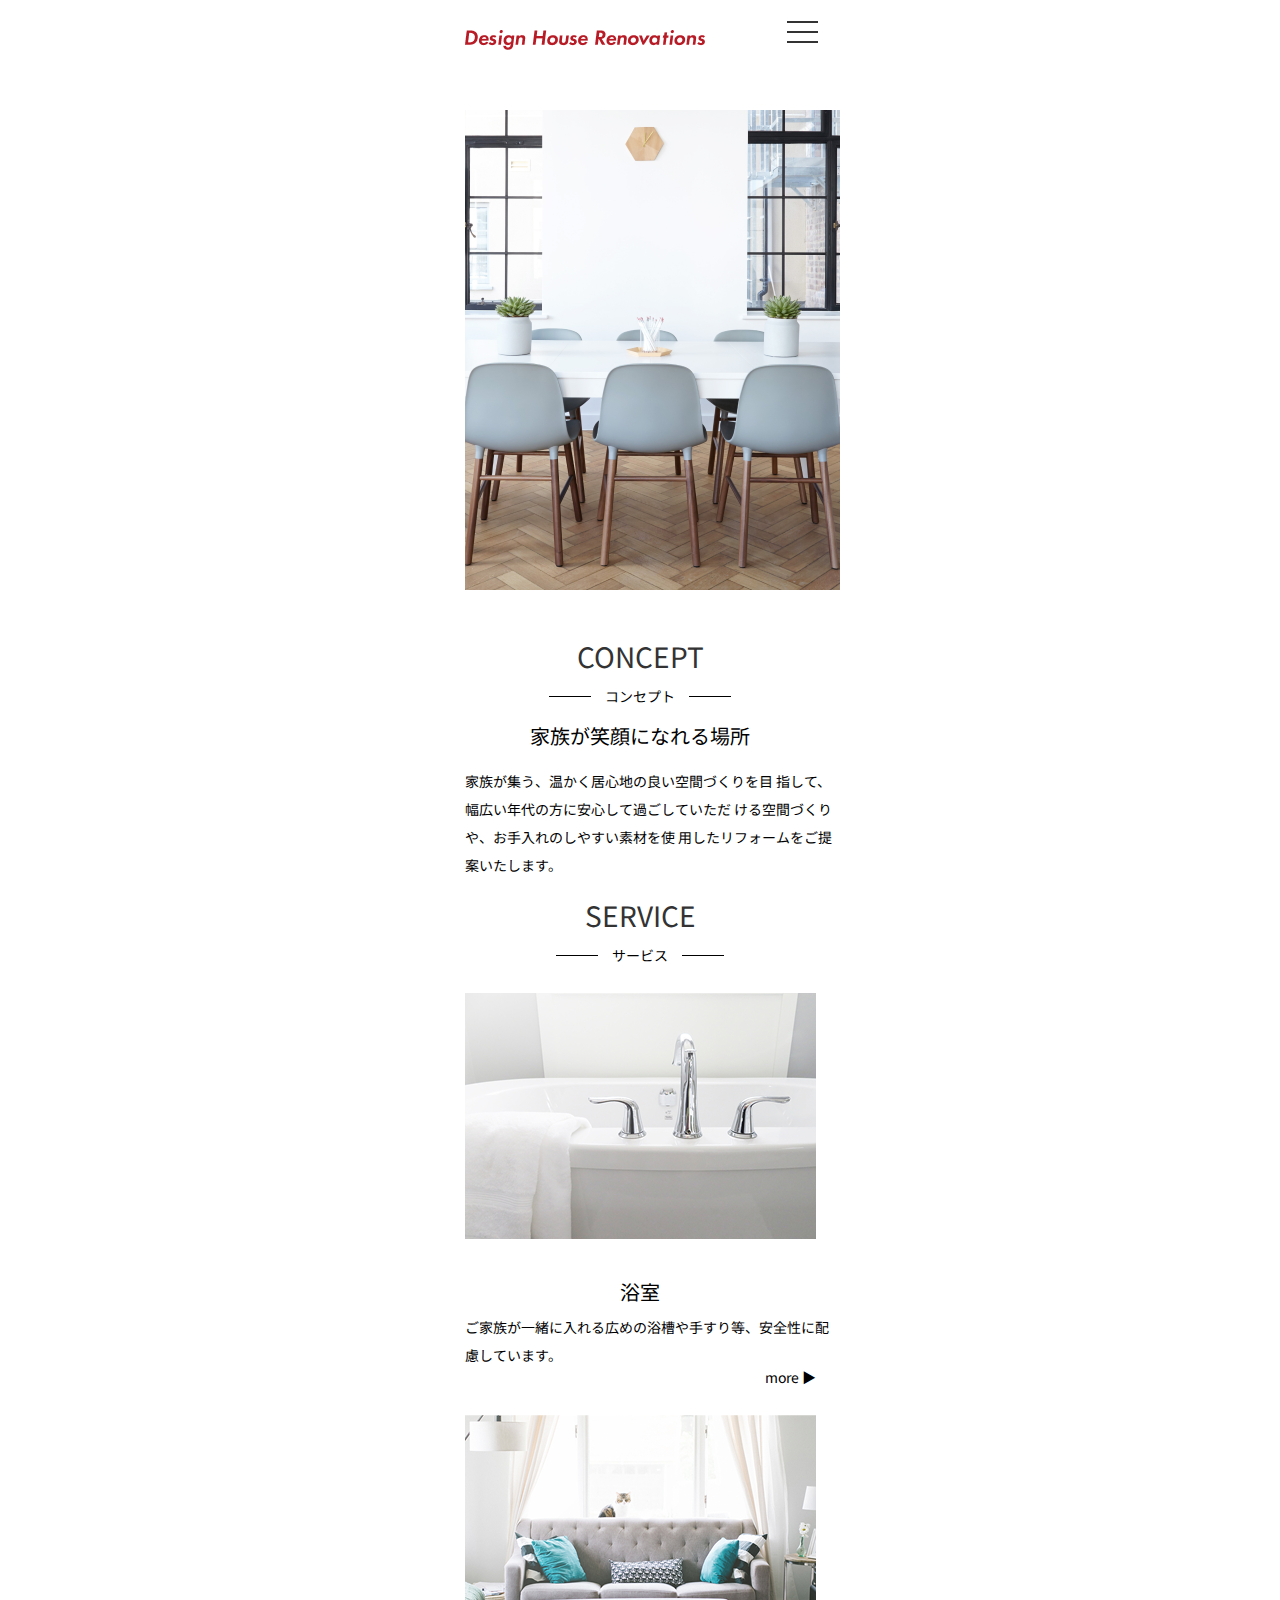
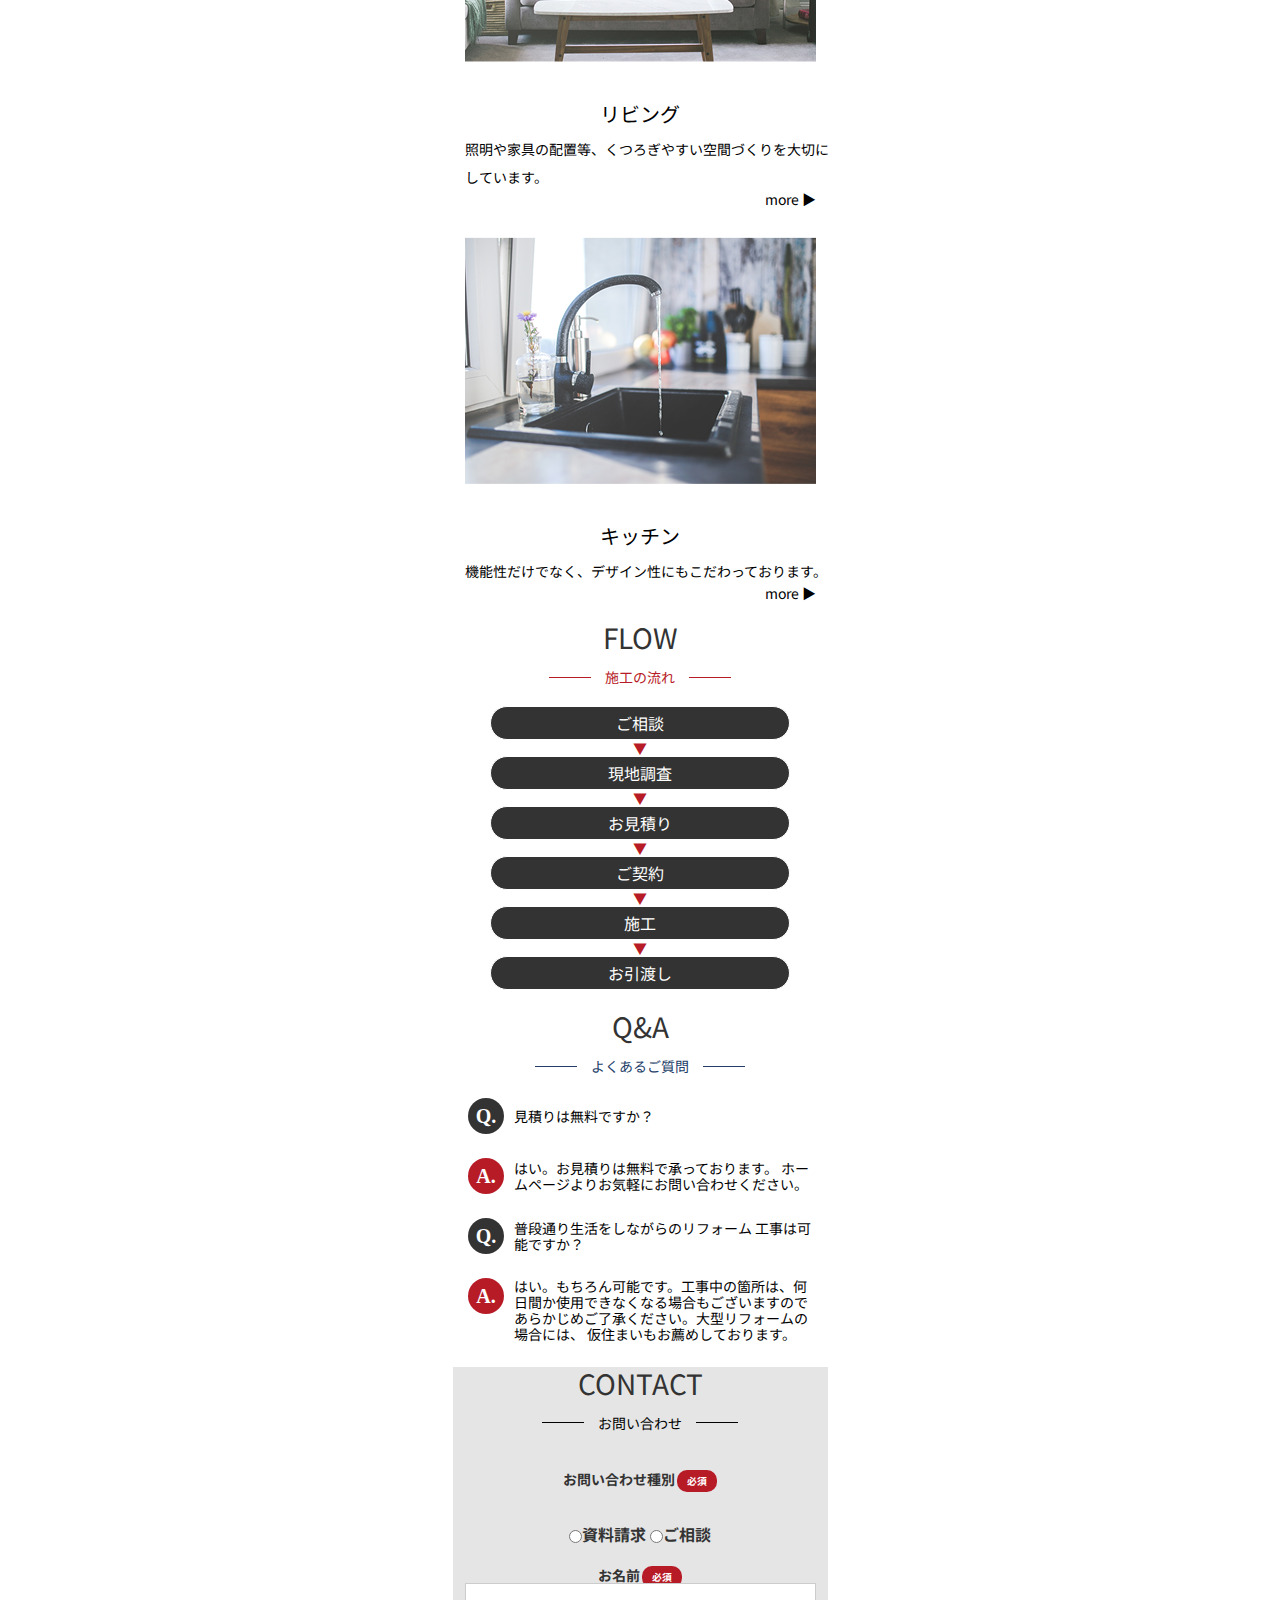
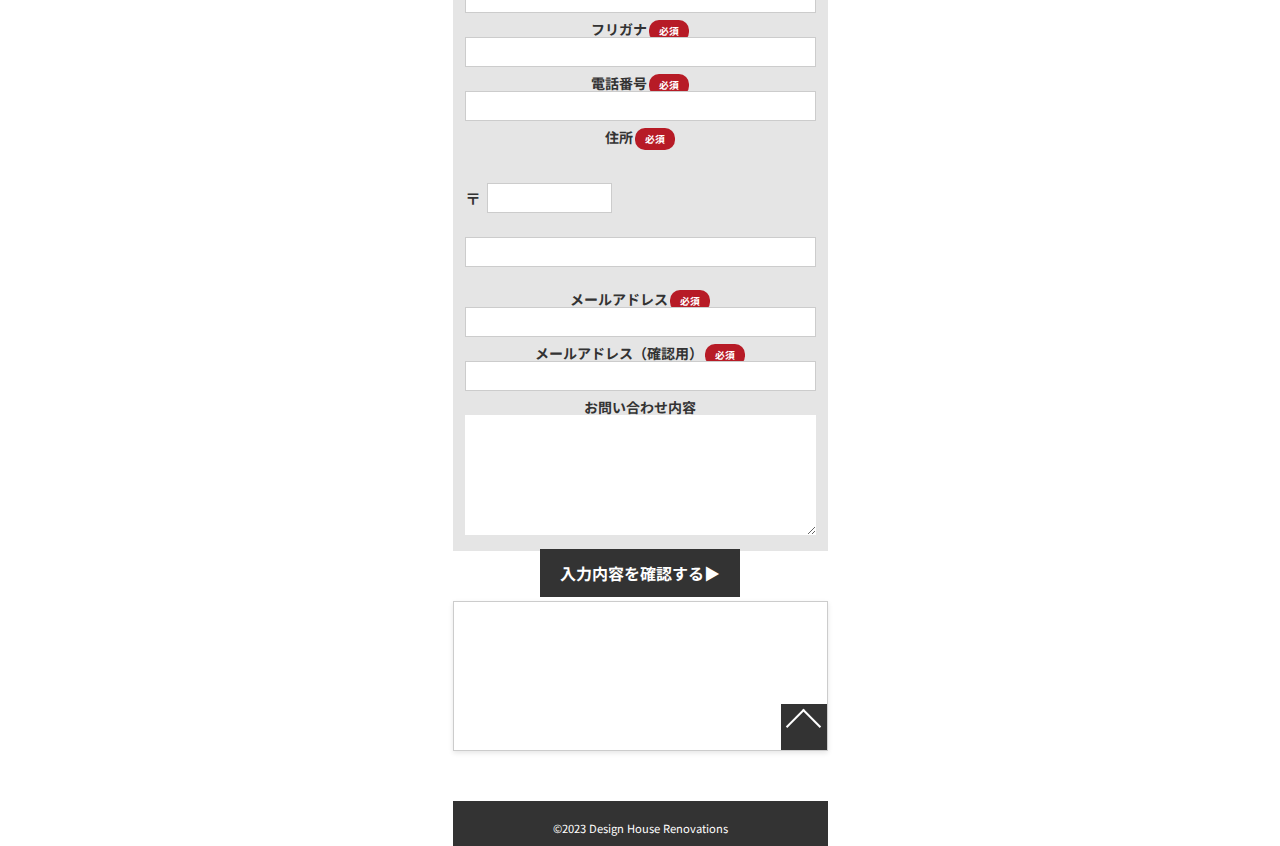
<file: renovationwebsite/index.html>
<!DOCTYPE html>
<html lang="ja">
  <head>
    <meta charset="UTF-8">
    <meta name="viewport" content="width=device-width,initial-scale=1">
    <link rel="stylesheet" href="common/reset.css">
    
    
    <link rel="preconnect" href="https://fonts.googleapis.com">
    <link rel="preconnect" href="https://fonts.gstatic.com" crossorigin>
    <link href="https://fonts.googleapis.com/css2?family=Noto+Sans+JP:wght@100..900&family=Noto+Sans:ital,wght@0,100..900;1,100..900&family=Roboto:ital,wght@0,100..900;1,100..900&display=swap" rel="stylesheet">
    
    <link rel="stylesheet" href="styles/style.css">
    <title>Design House Renovations</title>
  </head>
  <header>
    <nav class="gMenu">
        <input class="menu-btn" type="checkbox" id="menu-btn">
        <label class="menu-icon" for="menu-btn">
          <span class="navicon"></span>
        </label>
        <ul class="menu">
          <li><a href="#concept">コンセプト</a></li>
          <li><a href="#service">サービス</a></li>
          <li><a href="#flow">施工の流れ</a></li>
          <li><a href="#qa">よくあるご質問</a></li>
          <li><a href="#contactsec">お問い合わせ</a></li>
        </ul>
      </nav>
  </header>

  <body>
    <header>
      <h1><img src="images/logosp.png" alt="ロゴマーク"></h1>
    </header>

    <main>
        <img src="images/sphero.png"alt="hero画像">
        <img src="images/hero.png"class="onlySP">


        <section class="concept" id="concept">
            <h2>CONCEPT</h2>
            
            <p class="subconcept">コンセプト</p>
            <h3>家族が笑顔になれる場所</h3>
            <p class="concept-text">家族が集う、温かく居心地の良い空間づくりを目
            指して、幅広い年代の方に安心して過ごしていただ
            ける空間づくりや、お手入れのしやすい素材を使
            用したリフォームをご提案いたします。</p>
        </section>

        <section id="service">
            <h2>SERVICE</h2>
            <p class="subservice" >サービス</p>
          <div class="service">

            <img src="images/splist1.png"alt="浴室">
            <h4>浴室</h4>
            <p class="yokusitu-text">ご家族が一緒に入れる広めの浴槽や手すり等、安全性に配慮しています。</p>
            <p class="more1">more  ▶</p>

            <img src="images/splist2.png"alt="リビング">
            <h4>リビング</h4>
            <p class="riving-text">照明や家具の配置等、くつろぎやすい空間づくりを大切にしています。</p>
            <p class="more2">more  ▶</p>

           <img src="images/splist3.png"alt="キッチン">
           <h4>キッチン</h4>
           <p class="kittin-text">機能性だけでなく、デザイン性にもこだわっております。</p>
           <p class="more3">more  ▶</p>
          </div>
        </section>
        
        <section id="flow">
            <h2>FLOW</h2>
            <p class="subflow">施工の流れ</p>
          <div class="FLOW">
            <ul>
              <li>ご相談</li>
              <p>▼</p>
              <!-- この部分はブラウザには表示されません 
                <div class="FLOWgazou">
                  <img src="images/arrow.png"alt="yajirusi-icon">
                </div>-->
              <li>現地調査</li>
              <p>▼</p>
              <li>お見積り</li>
              <p>▼</p>
              <li>ご契約</li>
              <p>▼</p>
              <li>施工</li>
              <p>▼</p>
              <li>お引渡し</li> 
            </ul>
          </div>
        </section>

        <section class="qa" id="qa">
           <h2>Q&A</h2>
           <p class="subqa">よくあるご質問</p>

           <div class="q1"><p class="q-icon">Q.</p><p>見積りは無料ですか？</p></div>

           <div class="a1"><p class="a-icon">A.</p><p>はい。お見積りは無料で承っております。
            ホームページよりお気軽にお問い合わせください。</p></div>
           
           <div class="q2"><p class="q-icon">Q.</p><p>普段通り生活をしながらのリフォーム
            工事は可能ですか？</p></div>

           <div class="a2"><p class="a-icon">A.</p><p>はい。もちろん可能です。工事中の箇所は、何日間か使用できなくなる場合もございますのであらかじめご了承ください。大型リフォームの場合には、
              仮住まいもお薦めしております。</p></div>
                            
        </section>

        <section class="contactSec" id="contactsec">
            <h2>CONTACT</h2>
            <p class="subcontact">お問い合わせ</p>
            <form action="" method="">
               <div class="contact">
                <p>お問い合わせ種別<span class="required">必須</span></p>
                <label><input type="radio" name="inquiry" value="資料請求">資料請求</label>
                <label><input type="radio" name="inquiry" value="ご相談">ご相談</label>
                <p>お名前<span class="required">必須</span><input type="text" name="user_name"></p>
                <p>フリガナ<span class="required">必須</span><input type="text" name="furigana"></p>
                <p>電話番号<span class="required">必須</span><input type="text" name="tel"></p>
                <p>住所<span class="required">必須</span></p>
                <p class="address-field">
                  <span class="postal-mark">〒</span>
                  <input type="tel" name="zipcode">
                </p>

                <p><input type="text" name="address"></p>
                <p>メールアドレス<span class="required">必須</span><input type="text" name="email"></p>
                <p>メールアドレス（確認用）<span class="required">必須</span><input type="text" name="email_confirm"></p>
                <p>お問い合わせ内容<textarea name="message"></textarea></p>
                <p><input type="submit" value="入力内容を確認する▶"></p>
              </div>
            </form>
        </section>

        <div class="white-container">
          <div class="scroll-up-button-visual">
          <span class="arrow-icon"></span></div>
        </div>

    </main>
    <footer>
      <p><small>©2023 Design House Renovations</small></p>
    </footer>
  </body>
</html>
</file>
<file: renovationwebsite/styles/style.css>
@charset "utf-8";

body {
  width: 375px;
  margin: 0 auto;
  font-family: "Noto Sans JP", sans-serif;
  font-optical-sizing: auto;
  font-weight: <weight>;
  font-style: normal;
  
}

img {
  padding: 30px 12px 30px;
}

hi {
  width: 100%;
}

h2 {
    font-size: 28px;
    color: #333;
    text-align: center;
    height: 28px;
    margin: 20px auto;
}

h3 {
  font-size: 20px;
  margin: 20px auto;
  text-align: center;
}

h4 {
  font-size: 20px;
  text-align: center;
  margin: 10px auto;
}
p {
    font-size: 14px;
}



.subconcept {
  display: flex;
  align-items: center;
  justify-content: center;
}
.subconcept::before, 
.subconcept::after {
  border-top: 1px solid;/* 線の太さ、種類、色 */
  content: "";
  width: 3em; /* 線の長さ */
}
.subconcept::before {
  margin-right: 1em; /* テキストの右隣の余白 */
}
.subconcept::after {
  margin-left: 1em; /* テキストの左隣の余白 */
}

.concept {
  width: 375px;
}

.concept-text {
  width: 100%;
  margin: auto 12px;
  line-height: 28px;
}

.subservice {
  display: flex;
  align-items: center;
  justify-content: center;
}
.subservice::before,
.subservice::after {
  border-top: 1px solid;/* 線の太さ、種類、色 */
  content: "";
  width: 3em; /* 線の長さ */
}
.subservice::before{
  margin-right: 1em; /* テキストの右隣の余白 */
}
.subservice::after {
  margin-left: 1em; /* テキストの左隣の余白 */
}

.more1 {
  text-align: right;
  margin: auto 12px;
}
.more2 {
  text-align: right;
  margin: auto 12px;
}
.more3 {
  text-align: right;
  margin: auto 12px;
}

.yokusitu-text {
  width: 100%;
  margin: auto 12px;
  line-height: 28px;
}

.riving-text {
  width: 100%;
  margin: auto 12px;
  line-height: 28px;
}

.kittin-text {
  width: 100%;
  margin: auto 12px;
  line-height: 28px;
}

.subflow {
  display: flex;
  align-items: center;
  justify-content: center;
  color: #b71b26;
  margin-bottom: 20px;
}
.subflow::before,
.subflow::after {
  border-top: 1px solid;/* 線の太さ、種類、色 */
  content: "";
  width: 3em; /* 線の長さ */
}
.subflow::before {
  margin-right: 1em; /* テキストの右隣の余白 */
}
.subflow::after {
  margin-left: 1em; /* テキストの左隣の余白 */
}

.FLOW {
  width: 375px;
  
}
.FLOW li {
    background-color: #333;
    color: #fff;
    margin: 0px 37.5px;
    line-height: 32px;
    border: 1px solid #fff;
    border-radius: 20px;
    text-align: center;
}
.FLOW p {
    color: #b71b26;
    text-align: center;
}
.FLOWgazou {
  width: 16px;
  height: 32px;       /* 表示したい高さだけに設定 */
  overflow: hidden;    /* はみ出し非表示 → 実際に高さが詰まる */
  margin: 0;           /* 行間を詰めたいなら外側余白も調整 */
  text-align: center;
}
.FLOW img {
  width: 100%;
  
  top: -20px;          /* 上を20pxカット（下方向にずらす） */
  object-fit: cover;   /* 枠に合わせてトリミング */
  background-color: #333;
  }


input[type="text"],
textarea {
    border: 1px solid #cccccc;
    background-color: #ffffff;
    width: 100%;
    height: 30px;
}
input[type="tel"],
textarea {
    border: 1px solid #cccccc;
    background-color: #ffffff;
}

input[type="submit"] {
    background-color: #333;
    color: #ffffff;
    width: 200px;
    height: 48px;
    font-size: 16px;
    text-align: center;
    display: block;
    margin: 0 auto;
}

input:focus {
  outline: 2px solid blue; /* 枠線の太さと色を変更 */
}

.address-field {
  position: relative;
  display: flex;         /* ←おすすめ！要素を縦中央揃えにできる */
  align-items: center;   /* ←縦中央に整列 */
  gap: 6px;              /* 〒と入力欄の間隔を調整 */
  width: 125px; /* 入力欄と同じ幅でOK */
}
.address-field .postal-mark {
  font-size: 16px;
  line-height: 1;
}

.address-field input[type="tel"] {
  width: 125px;
  box-sizing: border-box;
  margin: 0;
  height: 30px;          /* ←入力欄の高さを固定（任意） */
}

.qa {
  max-width: 375px;
  width: 100%;
  margin: 0 auto;
}

.qa div {
  margin: 24px auto;
}

.subqa {
  display: flex;
  align-items: center;
  justify-content: center;
  color: #223e69;
}

.subqa::before,
.subqa::after {
  border-top: 1px solid;/* 線の太さ、種類、色 */
  content: "";
  width: 3em; /* 線の長さ */
  color: #223e69;
}
.subqa::before {
  margin-right: 1em; /* テキストの右隣の余白 */
}
.subqa::after {
  margin-left: 1em; /* テキストの左隣の余白 */
}

.qa {
  width: 344px;
}
.q1 {
  display: flex;
  justify-content: start;
  align-items: center;      /* 縦方向の中央揃えにする */
  gap: 10px; /* アイコンの間隔 */
  text-align: left;
  
}
.a1 {
  display: flex;
  justify-content: start;
  align-items: center;      /* 縦方向の中央揃えにする */
  gap: 10px; /* アイコンの間隔 */
  text-align: left;
}

.q2 {
  display: flex;
  justify-content: start;
  align-items: center;      /* 縦方向の中央揃えにする */
  gap: 10px; /* アイコンの間隔 */
  text-align: left;
}

.a2 {
  display: flex;
  justify-content: start;
  align-items: center;      /* 縦方向の中央揃えにする */
  gap: 10px; /* アイコンの間隔 */
  text-align: left;
}

.q-icon {
  width: 36px;              /* 円の横幅 */
  height: 36px;             /* 円の縦幅 */
  background-color: #333;   /* 背景色（黒っぽいグレー） */
  color: white;             /* 文字色 */
  border-radius: 50%;       /* 丸くする */
  display: flex;            /* 中央寄せに便利 */
  align-items: center;      /* 縦方向の中央寄せ */
  justify-content: center;  /* 横方向の中央寄せ */
  font-size: 20px;          /* ← 文字の大きさを20pxに設定 */
  font-weight: bold;        /* 太字にする（任意） */
  font-family: "Times New Roman", serif; /* フォント指定（任意） */
  flex-shrink: 0;           /* Flexbox内でもサイズが縮まらないよう固定 */
  margin-bottom: auto; /* 下のスペースを自動で広げる */
}
.a-icon {
  width: 36px;              /* 円の横幅 */
  height: 36px;             /* 円の縦幅 */
  background-color: #b71b26;   /* 背景色 */
  color: white;             /* 文字色 */
  border-radius: 50%;       /* 丸くする */
  display: flex;            /* 中央寄せに便利 */
  align-items: center;      /* 縦方向の中央寄せ */
  justify-content: center;  /* 横方向の中央寄せ */
  font-size: 20px;          /* ← 文字の大きさを20pxに設定 */
  font-weight: bold;        /* 太字にする（任意） */
  font-family: "Times New Roman", serif; /* フォント指定（任意） */
  flex-shrink: 0;           /* Flexbox内でもサイズが縮まらないよう固定 */
  margin-bottom: auto; /* 下のスペースを自動で広げる */
}
.contactSec {
  background-color: #e5e5e5;
}
.subcontact {
   display: flex;
   align-items: center;
   justify-content: center;
}

.subcontact::before,
.subcontact::after {
  border-top: 1px solid;/* 線の太さ、種類、色 */
  content: "";
  width: 3em; /* 線の長さ */
}
.subcontact::before {
  margin-right: 1em; /* テキストの右隣の余白 */
}
.subcontact::after {
  margin-left: 1em; /* テキストの左隣の余白 */
}

.contact { 
  width: 375px;
  height: 680px;
  margin: 40px auto;
  font-weight: bold;
  color: #333;
  text-align: center;
  
  
}
.contact p {
  margin: 24px auto;
  width: 351px;
  height: 30px;
  text-align: center
}
.required {
  margin-left:  .3em;
  color: #ffffff;
  font-size: .7em;
  padding: 4px 10px;
  background-color: #b71b26;
  border-radius: 10px;
}

.contact textarea[name="message"] {
  height: 120px;
  margin-bottom: 24px;
  border: none;         /* 外枠を消す */
  
}
 .contact input[type="submit"] {
  margin-top: 120px;
   border: none;         /* 外枠を消す */
 }

.kuuhaku {
  position: relative;       /* 子要素を絶対配置する基準 */
  width: 375px;
} 
.kuuhaku textarea[name="message"] {
  width: 375px;
  height: 150px;
  z-index: -1;
  padding: 10px;
  box-sizing: border-box;
  resize: none;             /* 任意でサイズ変更禁止 */
  
}

.kuuhaku img {
  position: absolute;       /* 重ねるために絶対位置指定 */
  bottom: 5px;              /* 下からの距離（微調整可） */
  right: 5px;               /* 右からの距離（微調整可） */
  width: 30px;
  height: 15px;
  pointer-events: none;     /* 画像の上でも入力可能にする */
  
}



header {
  width: 375px;
  position: relative
}

/* 以下に参考サイトのメニュー用CSSを貼り付ける */
/* メニューを画面上部に固定表示しています */
.gMenu {
  position: absolute;
  right: 0;
  top: 0;
  width: 100%;
  z-index: 99;
}
/* メニューアイコンを画面右上に固定しています */
.gMenu .menu-icon {
  cursor: pointer;
  position: absolute;
  right: 10px;
  top: 12px;
  padding-top: 5px;
  height: 12px;
}
/* メニューアイコン（三本線）の真ん中の線です */
.gMenu .menu-icon .navicon {
  background: #ffc107; /* 色は自由に変更可能です */
  display: block;
  height: 2px; /* 太さ */
  width: 31px; /* 長さ */
  position: relative;
  transition: background .4s ease-out; /* 形が変わる時のアニメーション */
}
/* メニューアイコン（三本線）の上と下の線を疑似要素で追加 */
.gMenu .menu-icon .navicon::before,
.gMenu .menu-icon .navicon::after {
  background: #ffc107; /* 色は自由に変更可能です */
  content: '';
  display: block;
  height: 100%;
  position: absolute;
  transition: all .4s ease-out; /* 形が変わる時のアニメーション */
  width: 100%;
}
.gMenu .menu-icon .navicon::before {top: 10px;} /* 位置を上にずらしています */
.gMenu .menu-icon .navicon::after {top: -10px;} /* 位置を下にずらしています */
/* 表示されるメニューです */
.gMenu .menu {
  background-color: rgba(255,255,255,0.9);
  overflow: hidden;
  max-height: 0; /* ★最初は高さを0にして非表示状態に */
  transition: max-height .6s; /* 表示されるときのアニメーション */
  text-align: center;
}
/* メニュー部分のデザインです */
.gMenu .menu li:first-of-type {
  padding-top: 50px;
}
.gMenu .menu li a {
  display: block;
  padding: 24px 20px;
  text-decoration: none;
  text-transform: uppercase;
}
.gMenu .menu li a:hover {
  background-color: #f4f4f4;
  text-decoration: underline double;
}
/* チェックボックスは常に非表示です */
.gMenu .menu-btn {
  display: none;
}
/* ▼▼▼以下はチェックボックスがONの時の状態です▼▼▼ */
.gMenu .menu-btn:checked ~ .menu {
  max-height: 422.5px; /* ★チェックボックスがオンの時高さを338pxにして表示させます */
  transition: max-height .6s;
}
/* メニューボタンの中央の線を非表示に */
.gMenu .menu-btn:checked ~ .menu-icon .navicon {background: transparent;}

/* メニューボタンの上下の線を45度傾けて✕印を作ります */
.gMenu .menu-btn:checked ~ .menu-icon .navicon::before {transform: rotate(-45deg);top: 0;}
.gMenu .menu-btn:checked ~ .menu-icon .navicon::after {transform: rotate(45deg);top: 0;}
/* サイトに合わせてオリジナルカスタマイズ */
.gMenu .menu-icon {
  top: 26px;
}
.gMenu .menu-icon .navicon,
.gMenu .menu-icon .navicon::before,
.gMenu .menu-icon .navicon::after {
  background: #333333;
}

/* 親要素 (白い枠) のスタイル */
.white-container {
    /* 背景を白に設定 */
    background-color: white; 
    /* 枠線と影をつけると、よりそれらしく見えます */
    border: 1px solid #ccc;
    box-shadow: 0 2px 5px rgba(0, 0, 0, 0.1);
    
    /* 高さと幅を指定（例として） */
    width: 375px; 
    height: 150px; 
    /* 見やすいようにマージンを設定 */
    margin: 50px auto; 
    
    /* 子要素の absolute 配置の基準とするために必須 */
    position: relative; 
    
    
    /* 画像のイメージに合わせてオーバーフローを隠す */
    overflow: hidden; 
}



/* スクロールアップボタンのスタイル */
.scroll-up-button-visual {
    /* 親要素に対して絶対配置 */
    position: absolute; 
    /* 右端と下端からの位置を指定 (黒い帯の上に配置されるように調整) */
    right: 0;
    bottom: 0; 
    
    /* ボタンのサイズ (画像の比率に合わせて調整) */
    width: 46px; 
    height: 46px; 
    
    /* 背景色と矢印の色 */
    background-color: #333;
    color: white; 
    
    /* 矢印を中央に配置するための設定 */
    display: flex;
    justify-content: center;
    align-items: center;
    
}

/* 矢印のスタイル */
.arrow-icon {
    /* 要素のサイズはボーダーのサイズで決める */
    width: 25px; 
    height: 25px; 
    
    /* 矢印の線の太さ (画像を忠実に再現するため、細めに設定) */
    border: 2px solid white; 
    
    /* 上と左のボーダーだけを使用 */
    border-right: none; 
    border-bottom: none; 
    
    /* 要素を45度回転させて「へ」の字にする */
    transform: rotate(45deg);
}
footer {
    background-color: #333;
    color: #ffffff;
    width: 375px;
    height: 45px;
    font-size: 12px;
    padding: 18px 100px;   
}
@media screen and (min-width: 768px) {
	/* 768px以上に適用されるCSS（PC用） */
}

.onlySP {
  display: none;
}
</file>
